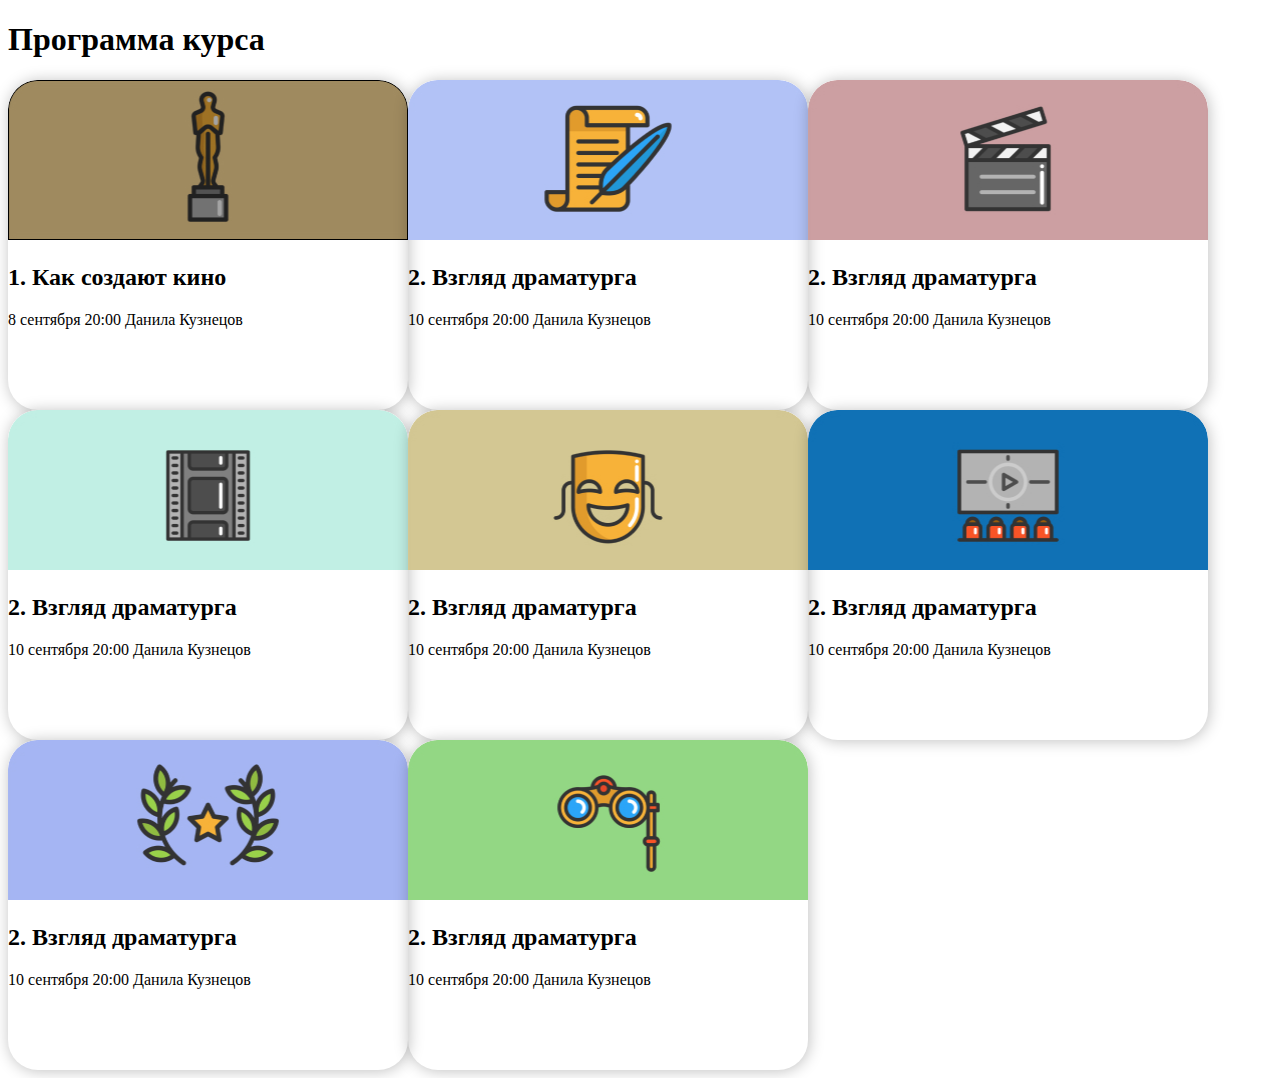
<file: index.html>
<!DOCTYPE html>
<html lang="en">
<head>
    <meta charset="UTF-8">
    <meta http-equiv="X-UA-Compatible" content="IE=edge">
    <meta name="viewport" content="width=device-width, initial-scale=1.0">
    <title>Document</title>
    <link rel="stylesheet" href="style.css">
</head>
<body>
    <!--
        First Section: Header (Balakerim)
        Как смотреть кино-started
    -->
    <!--
        First Section: Header
        Как смотреть кино-ended
    -->



    <!--
        Second Section
        О курсе-started
    -->
    <!--
        Second Section
        О курсе-ended
    -->

    <!--
        Third Section
        Программа курса-started
    -->
    <div class="f_container">
        <h1>Программа курса</h1>
        <div class="f_program">
<div class="f_program_item">
    <div class="f_item_img">
        <img src="image/Rectangle 5.jpg" alt="">
    </div>
    <div class="f_item_text">
        <h2>1. Как создают кино</h2>
        <p>8 сентября 20:00
            Данила Кузнецов</p>
    </div>
</div>
<div class="f_program_item">
    <div class="f_item_img">
        <img src="image/Rectangle 7.jpg" alt="">
    </div>
    <div class="f_item_text">
        <h2>2. Взгляд драматурга</h2>
        <p>10 сентября 20:00
            Данила Кузнецов</p>
    </div>
</div>
<div class="f_program_item">
    <div class="f_item_img">
        <img src="image/Rectangle 9.jpg" alt="">
    </div>
    <div class="f_item_text">
        <h2>2. Взгляд драматурга</h2>
        <p>10 сентября 20:00
            Данила Кузнецов</p>
    </div>
</div>
<div class="f_program_item">
    <div class="f_item_img">
        <img src="image/Rectangle 13.jpg" alt="">
    </div>
    <div class="f_item_text">
        <h2>2. Взгляд драматурга</h2>
        <p>10 сентября 20:00
            Данила Кузнецов</p>
    </div>
</div>
<div class="f_program_item">
    <div class="f_item_img">
        <img src="image/Rectangle 14.jpg" alt="">
    </div>
    <div class="f_item_text">
        <h2>2. Взгляд драматурга</h2>
        <p>10 сентября 20:00
            Данила Кузнецов</p>
    </div>
</div>
<div class="f_program_item">
    <div class="f_item_img">
        <img src="image/Rectangle 15.jpg" alt="">
    </div>
    <div class="f_item_text">
        <h2>2. Взгляд драматурга</h2>
        <p>10 сентября 20:00
            Данила Кузнецов</p>
    </div>
</div>
<div class="f_program_item">
    <div class="f_item_img">
        <img src="image/Rectangle 19.jpg" alt="">
    </div>
    <div class="f_item_text">
        <h2>2. Взгляд драматурга</h2>
        <p>10 сентября 20:00
            Данила Кузнецов</p>
    </div>
</div>
<div class="f_program_item">
    <div class="f_item_img">
        <img src="image/Rectangle 20.jpg" alt="">
    </div>
    <div class="f_item_text">
        <h2>2. Взгляд драматурга</h2>
        <p>10 сентября 20:00
            Данила Кузнецов</p>
    </div>
</div>
        </div>
    </div>
    <!--
        Third Section
        Программа курса-ended
    -->


    <!--
        Fourth Section
        Курс прошло уже 1616 человек-started
    -->
    <!--
        Fourth Section
        Курс прошло уже 1616 человек-ended
    -->


    <!--
        Fifth Section:footer
        Начало курса — 8 сентября-started
    -->
    <!--
        Fifth Section:Footer
        Начало курса — 8 сентября-ended
    -->

</body>
</html>
</file>
<file: style.css>
/*
First Section: Header
*/


/*
Second Section
*/


/*
Third Section
*/
.f_container{

}
.f_program{
    display: flex;
    flex-wrap: wrap;
  
}
.f_program_item{
    width: 400px;
    height: 330px;
box-shadow: 1px 1px 15px rgba(0, 0, 0, 0.25);
border-radius: 30px;

/* margin: 0 auto;*/
} 
.f_item_img img{
    border-radius: 30px 30px 0 0;
    width: 100%;
    height: 100%;
}

/*
Fourth Section
*/


/*
Fifth Section:footer
*/


/* Tablet version */
@media(max-width:1279px) and (min-width:992px){

}

/* Mobile version */
@media(max-width:991px) and (min-width:320px){

}
</file>
